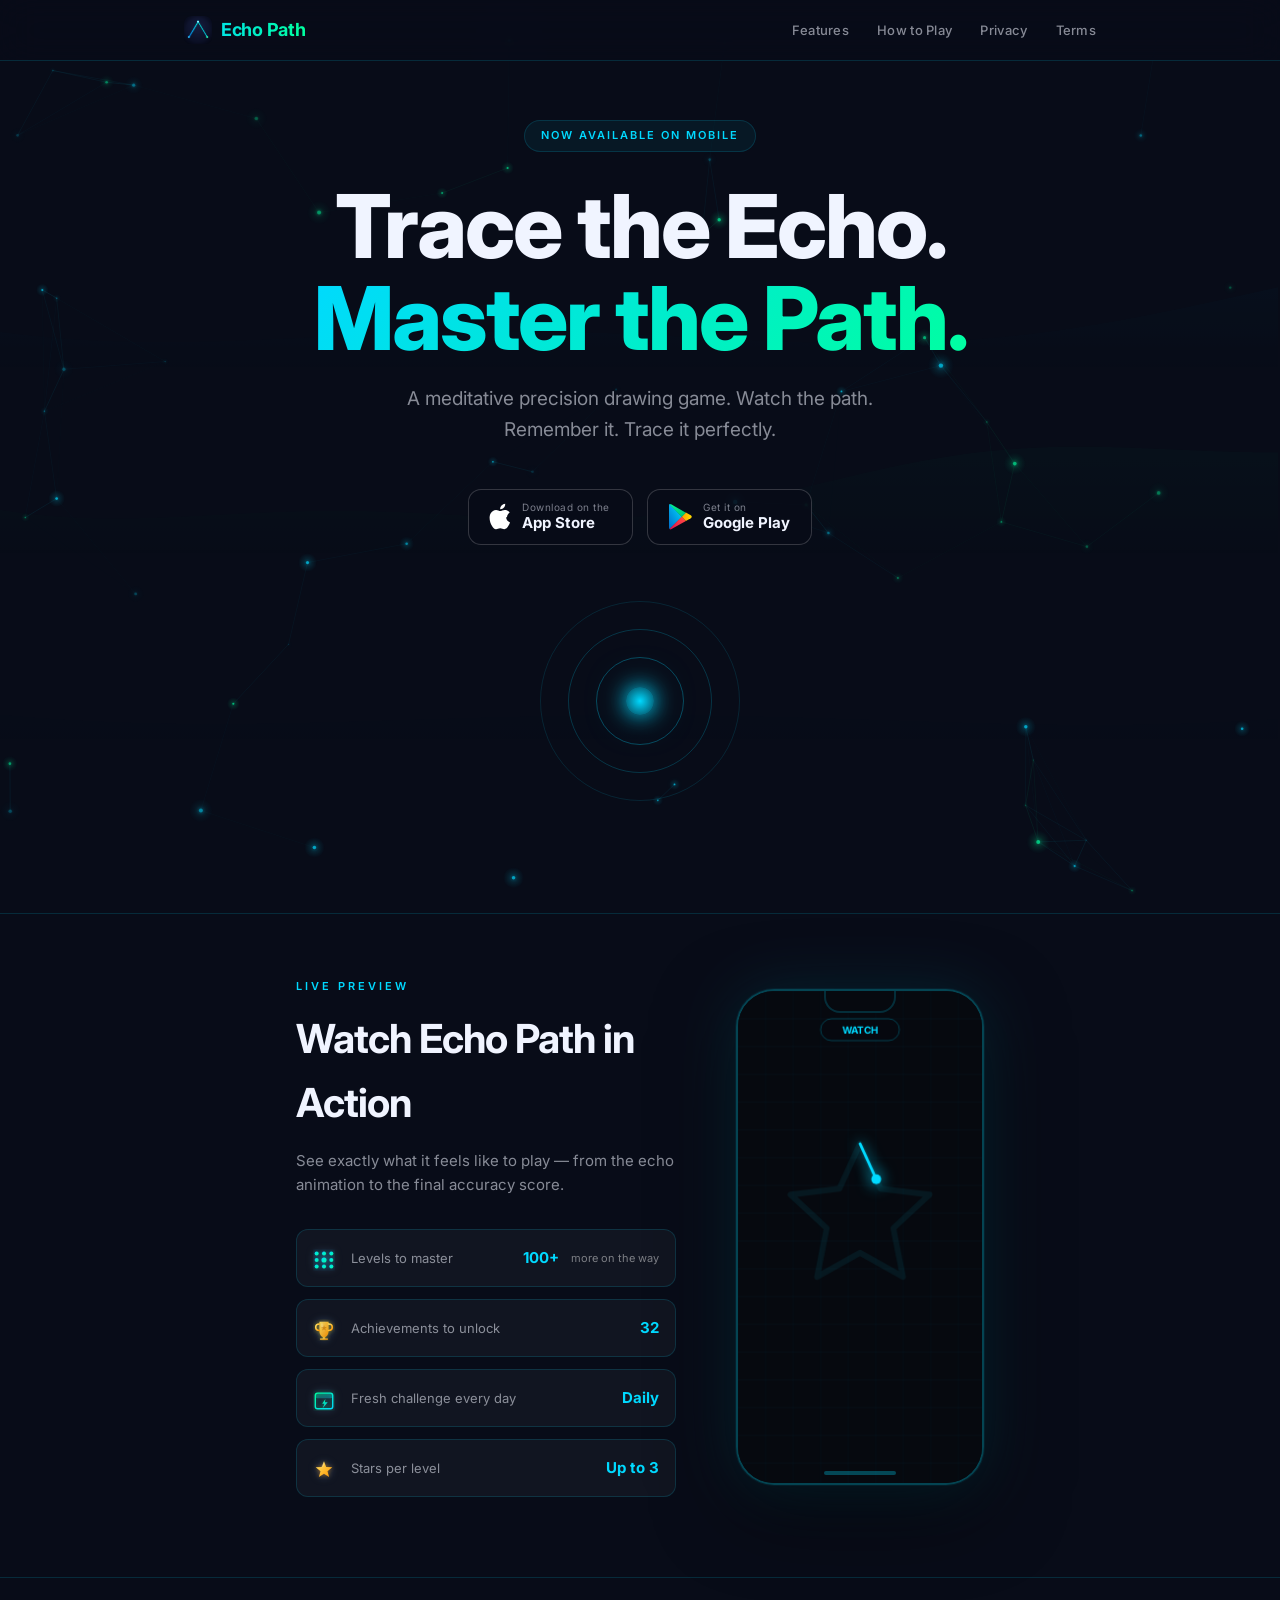
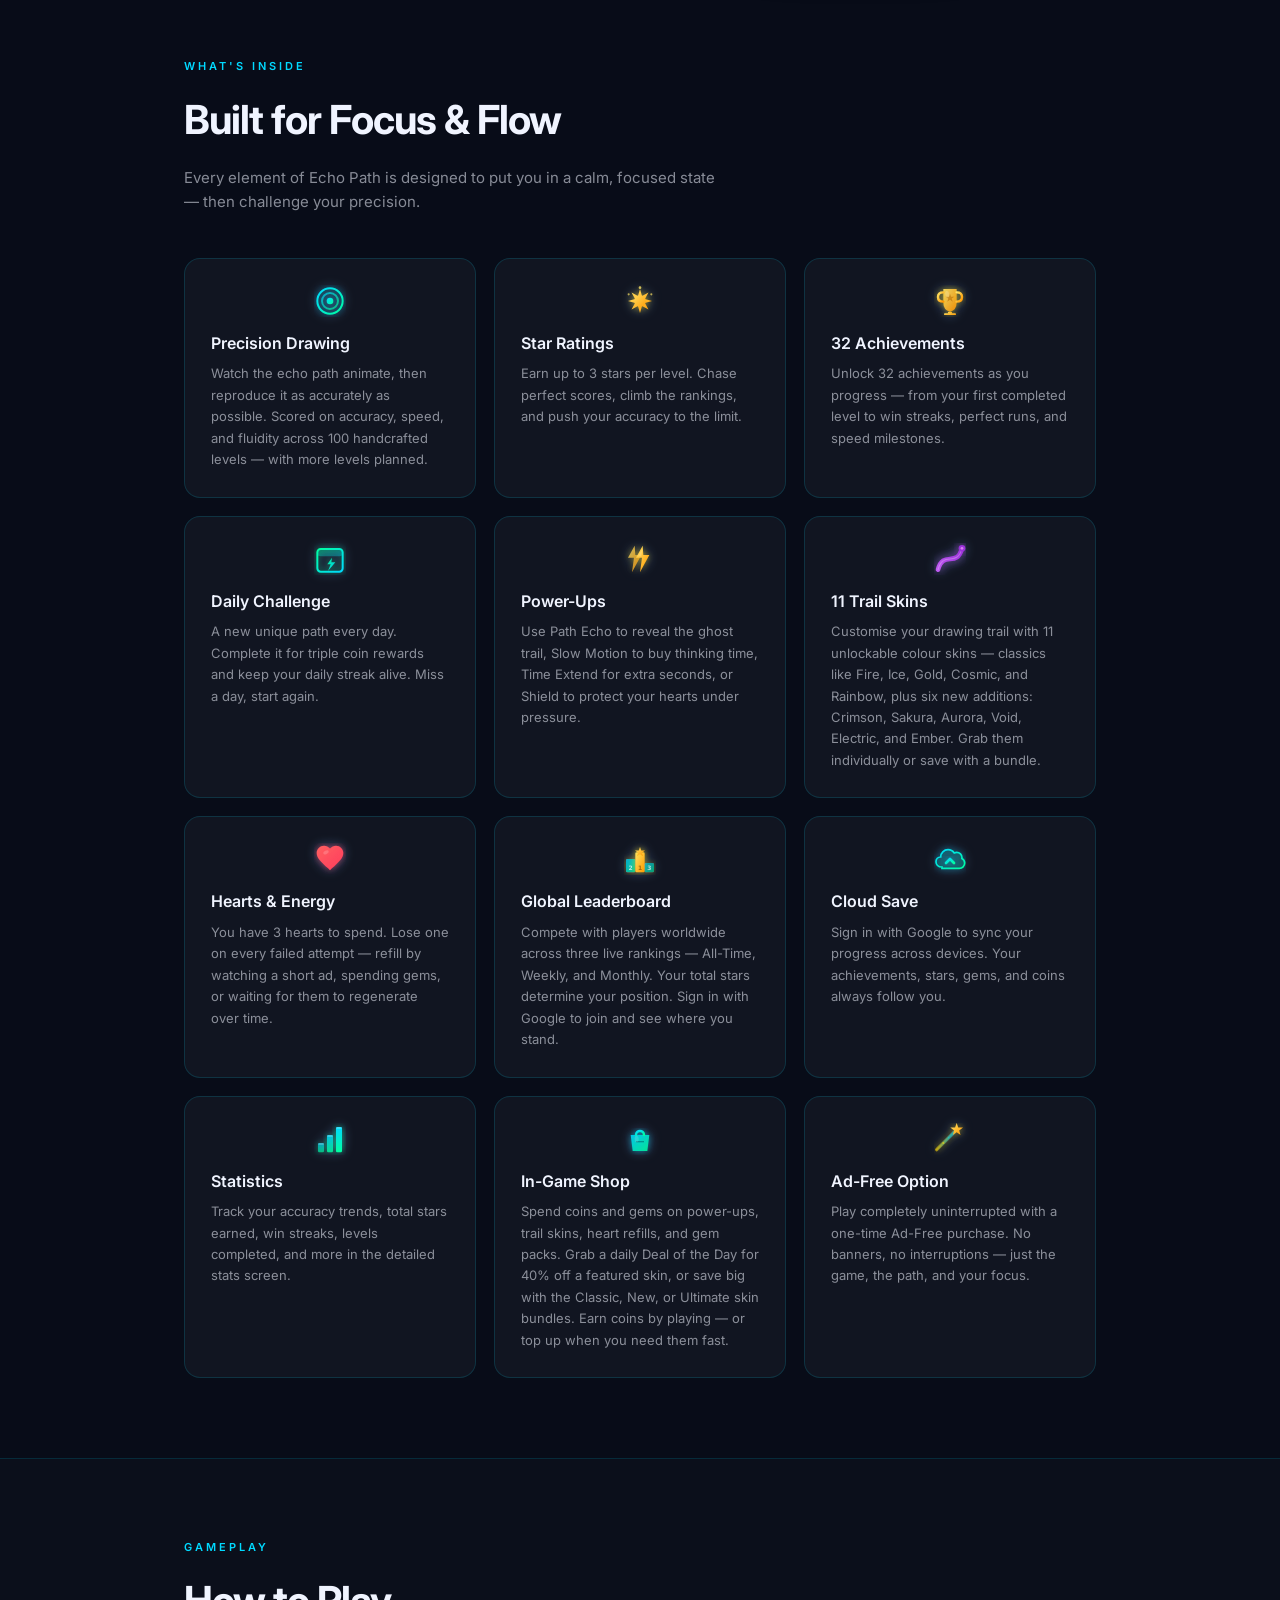
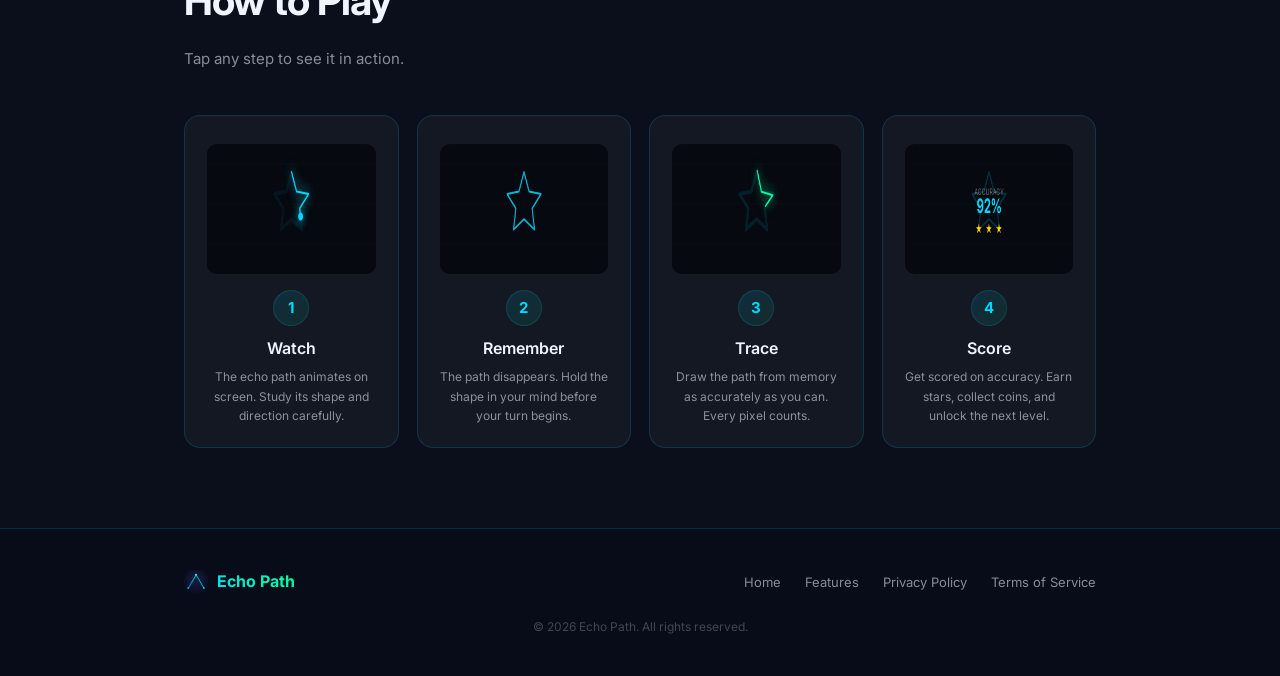
<file: index.html>
<!DOCTYPE html>
<html lang="en">
<head>
  <meta charset="UTF-8" />
  <meta name="viewport" content="width=device-width, initial-scale=1.0" />
  <title>Echo Path – Trace the Echo. Master the Path.</title>
  <meta name="description" content="Echo Path is a meditative mobile drawing game where you watch, memorise, and trace paths with precision. Available on iOS and Android." />
  <link rel="icon" type="image/png" sizes="32x32" href="icons/favicon-32.png" />
  <link rel="icon" type="image/png" sizes="16x16" href="icons/favicon-16.png" />
  <link rel="apple-touch-icon" sizes="192x192" href="icons/icon.png" />
  <link rel="preconnect" href="https://fonts.googleapis.com" />
  <link rel="preconnect" href="https://fonts.gstatic.com" crossorigin />
  <link href="https://fonts.googleapis.com/css2?family=Inter:wght@300;400;500;600;700;800&display=swap" rel="stylesheet" />
  <link rel="stylesheet" href="css/common.css" />
  <link rel="stylesheet" href="css/main.css" />
  <style>
    .feature-icon-img {
      width: 32px;
      height: 32px;
      display: block;
      margin: 0 auto 10px;
      filter: drop-shadow(0 0 6px rgba(120,180,255,0.4));
    }
    .preview-stat-icon-img {
      width: 22px;
      height: 22px;
      vertical-align: middle;
      margin-right: 4px;
      filter: drop-shadow(0 0 4px rgba(120,180,255,0.35));
    }
    .feature-badge {
      display: inline-block;
      font-size: 10px;
      font-weight: 700;
      letter-spacing: 0.08em;
      text-transform: uppercase;
      padding: 2px 8px;
      border-radius: 20px;
      margin-bottom: 8px;
      background: linear-gradient(135deg, rgba(120,180,255,0.18), rgba(80,120,220,0.12));
      border: 1px solid rgba(120,180,255,0.3);
      color: #7eb8ff;
    }
    .feature-badge.soon {
      background: linear-gradient(135deg, rgba(255,200,80,0.15), rgba(255,140,40,0.1));
      border-color: rgba(255,200,80,0.3);
      color: #ffc850;
    }
    .preview-stat-note {
      font-size: 11px;
      color: rgba(255,255,255,0.45);
      margin-top: 2px;
    }
  </style>
</head>
<body>

<canvas id="aurora-canvas"></canvas>
<canvas id="constellation-canvas"></canvas>

<!-- ── Nav ── -->
<nav>
  <div class="nav-inner">
    <a href="#home" class="nav-logo">
      <img src="icons/icon.png" alt="Echo Path" class="nav-logo-img" />
      Echo Path
    </a>
    <ul class="nav-links">
      <li><a href="#features">Features</a></li>
      <li><a href="#how-to-play">How to Play</a></li>
      <li><a href="privacy.html" target="_blank" rel="noopener">Privacy</a></li>
      <li><a href="terms.html" target="_blank" rel="noopener">Terms</a></li>
    </ul>
  </div>
</nav>

<!-- ── Hero ── -->
<section id="home">
  <div class="container">
    <div class="hero-content">
      <span class="hero-badge">Now Available on Mobile</span>
      <h1 class="hero-title">
        Trace the Echo.<br/>
        <span class="gradient">Master the Path.</span>
      </h1>
      <p class="hero-tagline">
        A meditative precision drawing game. Watch the path. Remember it. Trace it perfectly.
      </p>

      <div class="store-buttons">
        <a href="#" class="store-btn" id="appstore-btn">
          <div class="store-btn-icon">
            <svg width="22" height="27" viewBox="0 0 22 27" fill="none">
              <path fill="white" d="M18.04 14.3c-.03-3.22 2.63-4.77 2.75-4.84-1.5-2.19-3.83-2.49-4.66-2.52-1.99-.2-3.87 1.17-4.88 1.17-1 0-2.57-1.14-4.22-1.11-2.17.03-4.17 1.26-5.28 3.19C-.51 13.89.88 19.8 3.02 23.03c1.07 1.55 2.34 3.29 4.01 3.23 1.61-.07 2.22-1.04 4.17-1.04 1.94 0 2.49 1.04 4.19 1.01 1.73-.03 2.82-1.57 3.88-3.13a14 14 0 001.76-3.62 6.42 6.42 0 01-3.99-5.18zM14.93 4.56C15.77 3.55 16.33 2.16 16.17.7c-1.25.05-2.76.83-3.65 1.83-.8.9-1.5 2.34-1.31 3.72 1.38.1 2.8-.7 3.72-1.69z"/>
            </svg>
          </div>
          <div class="store-btn-text">
            <span class="store-btn-sub">Download on the</span>
            <span class="store-btn-name">App Store</span>
          </div>
        </a>

        <a href="#" class="store-btn" id="playstore-btn">
          <div class="store-btn-icon">
            <svg width="24" height="27" viewBox="0 0 24 27" fill="none">
              <path d="M1.5 1.07C1.18 1.42 1 1.96 1 2.67v21.66c0 .71.18 1.25.5 1.6l.08.08 12.13-12.13v-.28L1.58.99l-.08.08z" fill="url(#gp1)"/>
              <path d="M17.8 18.02l-4.09-4.09v-.28l4.09-4.09.09.05 4.85 2.75c1.38.79 1.38 2.07 0 2.86l-4.85 2.75-.09.05z" fill="url(#gp2)"/>
              <path d="M17.89 17.97L13.71 13.8 1.5 26.01c.46.48 1.2.54 2.05.06l14.34-8.1z" fill="url(#gp3)"/>
              <path d="M17.89 9.63L3.55 1.53C2.7 1.05 1.96 1.1 1.5 1.59l12.21 12.21 4.18-4.17z" fill="url(#gp4)"/>
              <defs>
                <linearGradient id="gp1" x1="13.28" y1="2.38" x2="-5.18" y2="13.8" gradientUnits="userSpaceOnUse">
                  <stop stop-color="#00D9FF"/><stop offset="1" stop-color="#0070CC"/>
                </linearGradient>
                <linearGradient id="gp2" x1="22.81" y1="13.8" x2="12.63" y2="13.8" gradientUnits="userSpaceOnUse">
                  <stop stop-color="#FFD700"/><stop offset="1" stop-color="#FF9500"/>
                </linearGradient>
                <linearGradient id="gp3" x1="15.44" y1="16.19" x2="1.05" y2="32.83" gradientUnits="userSpaceOnUse">
                  <stop stop-color="#FF4444"/><stop offset="1" stop-color="#CC0055"/>
                </linearGradient>
                <linearGradient id="gp4" x1="1.05" y1="-5.23" x2="15.44" y2="11.41" gradientUnits="userSpaceOnUse">
                  <stop stop-color="#00FF9F"/><stop offset="1" stop-color="#00CC77"/>
                </linearGradient>
              </defs>
            </svg>
          </div>
          <div class="store-btn-text">
            <span class="store-btn-sub">Get it on</span>
            <span class="store-btn-name">Google Play</span>
          </div>
        </a>
      </div>

      <div class="hero-visual">
        <div class="hero-ring"></div>
        <div class="hero-ring"></div>
        <div class="hero-ring"></div>
        <div class="hero-dot"></div>
      </div>
    </div>
  </div>
</section>

<hr class="divider" />

<!-- ── Gameplay Showcase ── -->
<section id="preview">
  <div class="container">
    <div class="preview-layout">

      <div class="preview-text">
        <span class="section-label">Live Preview</span>
        <h2 class="section-title">Watch Echo Path in Action</h2>
        <p class="section-sub" style="margin-bottom:0">See exactly what it feels like to play — from the echo animation to the final accuracy score.</p>
        <div class="preview-stats">
          <div class="preview-stat">
            <span class="preview-stat-icon"><img src="icons/ep-levels.svg" alt="" class="preview-stat-icon-img" /></span>
            <span class="preview-stat-label">Levels to master</span>
            <span class="preview-stat-value">100+</span>
            <span class="preview-stat-note">more on the way</span>
          </div>
          <div class="preview-stat">
            <span class="preview-stat-icon"><img src="icons/ep-achievements.svg" alt="" class="preview-stat-icon-img" /></span>
            <span class="preview-stat-label">Achievements to unlock</span>
            <span class="preview-stat-value">32</span>
          </div>
          <div class="preview-stat">
            <span class="preview-stat-icon"><img src="icons/ep-daily.svg" alt="" class="preview-stat-icon-img" /></span>
            <span class="preview-stat-label">Fresh challenge every day</span>
            <span class="preview-stat-value">Daily</span>
          </div>
          <div class="preview-stat">
            <span class="preview-stat-icon"><img src="icons/ep-star.svg" alt="" class="preview-stat-icon-img" /></span>
            <span class="preview-stat-label">Stars per level</span>
            <span class="preview-stat-value">Up to 3</span>
          </div>
        </div>
      </div>

      <div class="phone-wrap">
        <div class="phone-frame">
          <div class="phone-notch"></div>
          <canvas id="gameplay-canvas"></canvas>
          <div class="phone-home"></div>
        </div>
      </div>

    </div>
  </div>
</section>

<hr class="divider" />

<!-- ── Features ── -->
<section id="features">
  <div class="container">
    <span class="section-label">What's Inside</span>
    <h2 class="section-title">Built for Focus &amp; Flow</h2>
    <p class="section-sub">Every element of Echo Path is designed to put you in a calm, focused state — then challenge your precision.</p>
    <div class="features-grid">

      <div class="feature-card">
        <span class="feature-icon"><img src="icons/ep-target.svg" alt="" class="feature-icon-img" /></span>
        <div class="feature-title">Precision Drawing</div>
        <p class="feature-desc">Watch the echo path animate, then reproduce it as accurately as possible. Scored on accuracy, speed, and fluidity across 100 handcrafted levels — with more levels planned.</p>
      </div>

      <div class="feature-card">
        <span class="feature-icon"><img src="icons/ep-star-triple.svg" alt="" class="feature-icon-img" /></span>
        <div class="feature-title">Star Ratings</div>
        <p class="feature-desc">Earn up to 3 stars per level. Chase perfect scores, climb the rankings, and push your accuracy to the limit.</p>
      </div>

      <div class="feature-card">
        <span class="feature-icon"><img src="icons/ep-achievements.svg" alt="" class="feature-icon-img" /></span>
        <div class="feature-title">32 Achievements</div>
        <p class="feature-desc">Unlock 32 achievements as you progress — from your first completed level to win streaks, perfect runs, and speed milestones.</p>
      </div>

      <div class="feature-card">
        <span class="feature-icon"><img src="icons/ep-daily.svg" alt="" class="feature-icon-img" /></span>
        <div class="feature-title">Daily Challenge</div>
        <p class="feature-desc">A new unique path every day. Complete it for triple coin rewards and keep your daily streak alive. Miss a day, start again.</p>
      </div>

      <div class="feature-card">
        <span class="feature-icon"><img src="icons/ep-double-lightning.svg" alt="" class="feature-icon-img" /></span>
        <div class="feature-title">Power-Ups</div>
        <p class="feature-desc">Use Path Echo to reveal the ghost trail, Slow Motion to buy thinking time, Time Extend for extra seconds, or Shield to protect your hearts under pressure.</p>
      </div>

      <div class="feature-card">
        <span class="feature-icon"><img src="icons/ep-trail-cosmic.svg" alt="" class="feature-icon-img" /></span>
        <div class="feature-title">11 Trail Skins</div>
        <p class="feature-desc">Customise your drawing trail with 11 unlockable colour skins — classics like Fire, Ice, Gold, Cosmic, and Rainbow, plus six new additions: Crimson, Sakura, Aurora, Void, Electric, and Ember. Grab them individually or save with a bundle.</p>
      </div>

      <div class="feature-card">
        <span class="feature-icon"><img src="icons/ep-heart-life.svg" alt="" class="feature-icon-img" /></span>
        <div class="feature-title">Hearts &amp; Energy</div>
        <p class="feature-desc">You have 3 hearts to spend. Lose one on every failed attempt — refill by watching a short ad, spending gems, or waiting for them to regenerate over time.</p>
      </div>

      <div class="feature-card">
        <span class="feature-icon"><img src="icons/ep-leaderboard.svg" alt="" class="feature-icon-img" /></span>
        <div class="feature-title">Global Leaderboard</div>
        <p class="feature-desc">Compete with players worldwide across three live rankings — All-Time, Weekly, and Monthly. Your total stars determine your position. Sign in with Google to join and see where you stand.</p>
      </div>

      <div class="feature-card">
        <span class="feature-icon"><img src="icons/ep-cloud.svg" alt="" class="feature-icon-img" /></span>
        <div class="feature-title">Cloud Save</div>
        <p class="feature-desc">Sign in with Google to sync your progress across devices. Your achievements, stars, gems, and coins always follow you.</p>
      </div>

      <div class="feature-card">
        <span class="feature-icon"><img src="icons/ep-stats.svg" alt="" class="feature-icon-img" /></span>
        <div class="feature-title">Statistics</div>
        <p class="feature-desc">Track your accuracy trends, total stars earned, win streaks, levels completed, and more in the detailed stats screen.</p>
      </div>

      <div class="feature-card">
        <span class="feature-icon"><img src="icons/ep-shop.svg" alt="" class="feature-icon-img" /></span>
        <div class="feature-title">In-Game Shop</div>
        <p class="feature-desc">Spend coins and gems on power-ups, trail skins, heart refills, and gem packs. Grab a daily Deal of the Day for 40% off a featured skin, or save big with the Classic, New, or Ultimate skin bundles. Earn coins by playing — or top up when you need them fast.</p>
      </div>

      <div class="feature-card">
        <span class="feature-icon"><img src="icons/ep-shooting-star.svg" alt="" class="feature-icon-img" /></span>
        <div class="feature-title">Ad-Free Option</div>
        <p class="feature-desc">Play completely uninterrupted with a one-time Ad-Free purchase. No banners, no interruptions — just the game, the path, and your focus.</p>
      </div>

    </div>
  </div>
</section>

<hr class="divider" />

<!-- ── How to Play ── -->
<section id="how-to-play">
  <div class="container">
    <span class="section-label">Gameplay</span>
    <h2 class="section-title">How to Play</h2>
    <p class="section-sub">Tap any step to see it in action.</p>
    <div class="steps-grid">

      <div class="step-card" onclick="openModal('watch')">
        <div class="step-canvas-wrap">
          <canvas id="step-canvas-watch" width="300" height="130"></canvas>
          <div class="step-play-hint"><span>▶ WATCH</span></div>
        </div>
        <div class="step-number">1</div>
        <div class="step-title">Watch</div>
        <p class="step-desc">The echo path animates on screen. Study its shape and direction carefully.</p>
      </div>

      <div class="step-card" onclick="openModal('remember')">
        <div class="step-canvas-wrap">
          <canvas id="step-canvas-remember" width="300" height="130"></canvas>
          <div class="step-play-hint"><span>▶ WATCH</span></div>
        </div>
        <div class="step-number">2</div>
        <div class="step-title">Remember</div>
        <p class="step-desc">The path disappears. Hold the shape in your mind before your turn begins.</p>
      </div>

      <div class="step-card" onclick="openModal('trace')">
        <div class="step-canvas-wrap">
          <canvas id="step-canvas-trace" width="300" height="130"></canvas>
          <div class="step-play-hint"><span>▶ WATCH</span></div>
        </div>
        <div class="step-number">3</div>
        <div class="step-title">Trace</div>
        <p class="step-desc">Draw the path from memory as accurately as you can. Every pixel counts.</p>
      </div>

      <div class="step-card" onclick="openModal('score')">
        <div class="step-canvas-wrap">
          <canvas id="step-canvas-score" width="300" height="130"></canvas>
          <div class="step-play-hint"><span>▶ WATCH</span></div>
        </div>
        <div class="step-number">4</div>
        <div class="step-title">Score</div>
        <p class="step-desc">Get scored on accuracy. Earn stars, collect coins, and unlock the next level.</p>
      </div>

    </div>
  </div>
</section>

<!-- ── Modal ── -->
<div class="modal-overlay" id="step-modal" onclick="closeModalOnOverlay(event)">
  <div class="modal-box">
    <button class="modal-close" onclick="closeModal()">
      <svg width="12" height="12" viewBox="0 0 12 12" fill="none"><path d="M1 1l10 10M11 1L1 11" stroke="currentColor" stroke-width="1.8" stroke-linecap="round"/></svg>
    </button>
    <span class="modal-step-label" id="modal-label">Step 1</span>
    <h3 class="modal-title" id="modal-title">Watch</h3>
    <div class="modal-canvas-wrap">
      <canvas id="modal-canvas"></canvas>
    </div>
    <p class="modal-desc" id="modal-desc">Description here.</p>
  </div>
</div>

<!-- ── Footer ── -->
<footer>
  <div class="footer-inner">
    <div class="footer-logo">
      <img src="icons/icon.png" alt="Echo Path" class="footer-logo-img" />
      Echo Path
    </div>
    <ul class="footer-links">
      <li><a href="#home">Home</a></li>
      <li><a href="#features">Features</a></li>
      <li><a href="privacy.html" target="_blank" rel="noopener">Privacy Policy</a></li>
      <li><a href="terms.html" target="_blank" rel="noopener">Terms of Service</a></li>
    </ul>
    <p class="footer-copy">© 2026 Echo Path. All rights reserved.</p>
  </div>
</footer>

<script src="js/aurora.js"></script>
<script src="js/constellation.js"></script>
<script src="js/utils.js"></script>
<script src="js/gameplay.js"></script>
<script src="js/steps.js"></script>
<script src="js/modal.js"></script>

</body>
</html>
</file>
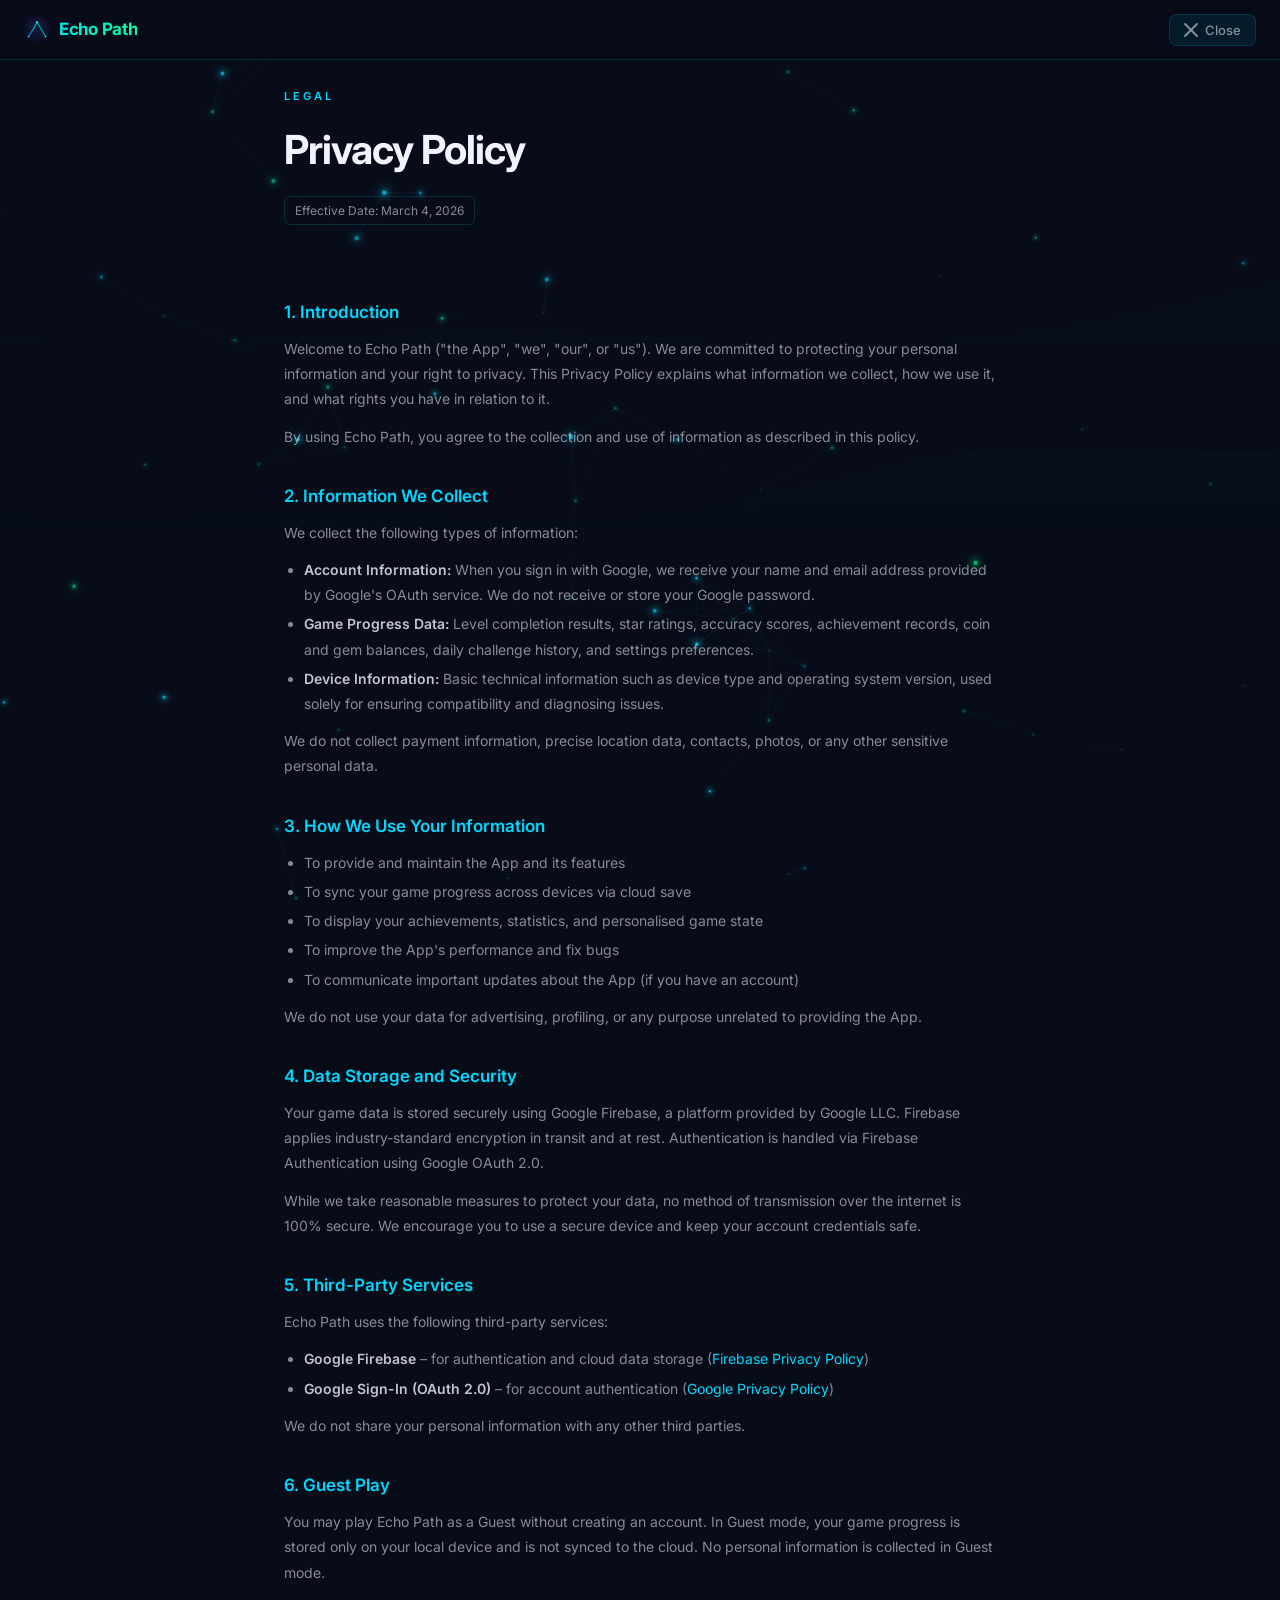
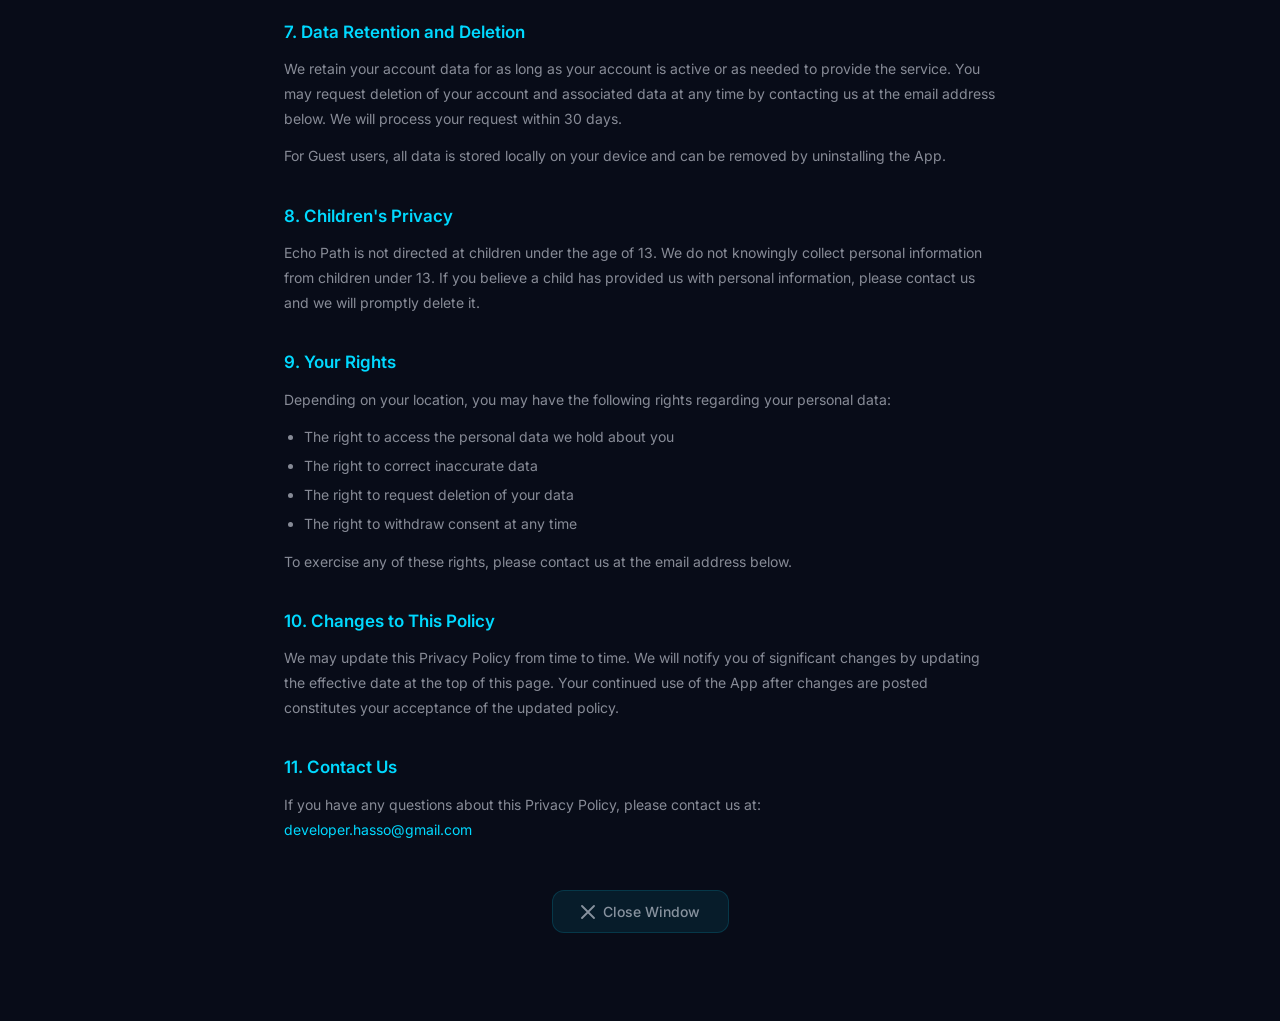
<file: privacy.html>
<!DOCTYPE html>
<html lang="en">
<head>
  <meta charset="UTF-8" />
  <meta name="viewport" content="width=device-width, initial-scale=1.0" />
  <title>Privacy Policy – Echo Path</title>
  <meta name="description" content="Echo Path Privacy Policy – how we collect, use, and protect your data." />
  <link rel="icon" type="image/png" sizes="32x32" href="icons/favicon-32.png" />
  <link rel="icon" type="image/png" sizes="16x16" href="icons/favicon-16.png" />
  <link rel="apple-touch-icon" sizes="192x192" href="icons/icon.png" />
  <link rel="preconnect" href="https://fonts.googleapis.com" />
  <link rel="preconnect" href="https://fonts.gstatic.com" crossorigin />
  <link href="https://fonts.googleapis.com/css2?family=Inter:wght@300;400;500;600;700;800&display=swap" rel="stylesheet" />
  <link rel="stylesheet" href="css/common.css" />
  <link rel="stylesheet" href="css/legal.css" />
</head>
<body>

<canvas id="aurora-canvas"></canvas>
<canvas id="constellation-canvas"></canvas>

<!-- Top bar -->
<div class="top-bar">
  <span class="top-logo">
    <img src="icons/icon.png" alt="Echo Path" class="top-logo-img" />
    Echo Path
  </span>
  <button class="close-btn" onclick="window.close()">
    <svg width="14" height="14" viewBox="0 0 14 14" fill="none">
      <path d="M1 1l12 12M13 1L1 13" stroke="currentColor" stroke-width="1.8" stroke-linecap="round"/>
    </svg>
    Close
  </button>
</div>

<!-- Content -->
<div class="page-wrap">
  <span class="section-label">Legal</span>
  <h1>Privacy Policy</h1>
  <span class="legal-date">Effective Date: March 4, 2026</span>

  <h3>1. Introduction</h3>
  <p>Welcome to Echo Path ("the App", "we", "our", or "us"). We are committed to protecting your personal information and your right to privacy. This Privacy Policy explains what information we collect, how we use it, and what rights you have in relation to it.</p>
  <p>By using Echo Path, you agree to the collection and use of information as described in this policy.</p>

  <h3>2. Information We Collect</h3>
  <p>We collect the following types of information:</p>
  <ul>
    <li><strong>Account Information:</strong> When you sign in with Google, we receive your name and email address provided by Google's OAuth service. We do not receive or store your Google password.</li>
    <li><strong>Game Progress Data:</strong> Level completion results, star ratings, accuracy scores, achievement records, coin and gem balances, daily challenge history, and settings preferences.</li>
    <li><strong>Device Information:</strong> Basic technical information such as device type and operating system version, used solely for ensuring compatibility and diagnosing issues.</li>
  </ul>
  <p>We do not collect payment information, precise location data, contacts, photos, or any other sensitive personal data.</p>

  <h3>3. How We Use Your Information</h3>
  <ul>
    <li>To provide and maintain the App and its features</li>
    <li>To sync your game progress across devices via cloud save</li>
    <li>To display your achievements, statistics, and personalised game state</li>
    <li>To improve the App's performance and fix bugs</li>
    <li>To communicate important updates about the App (if you have an account)</li>
  </ul>
  <p>We do not use your data for advertising, profiling, or any purpose unrelated to providing the App.</p>

  <h3>4. Data Storage and Security</h3>
  <p>Your game data is stored securely using Google Firebase, a platform provided by Google LLC. Firebase applies industry-standard encryption in transit and at rest. Authentication is handled via Firebase Authentication using Google OAuth 2.0.</p>
  <p>While we take reasonable measures to protect your data, no method of transmission over the internet is 100% secure. We encourage you to use a secure device and keep your account credentials safe.</p>

  <h3>5. Third-Party Services</h3>
  <p>Echo Path uses the following third-party services:</p>
  <ul>
    <li><strong>Google Firebase</strong> – for authentication and cloud data storage (<a href="https://firebase.google.com/support/privacy" target="_blank" rel="noopener">Firebase Privacy Policy</a>)</li>
    <li><strong>Google Sign-In (OAuth 2.0)</strong> – for account authentication (<a href="https://policies.google.com/privacy" target="_blank" rel="noopener">Google Privacy Policy</a>)</li>
  </ul>
  <p>We do not share your personal information with any other third parties.</p>

  <h3>6. Guest Play</h3>
  <p>You may play Echo Path as a Guest without creating an account. In Guest mode, your game progress is stored only on your local device and is not synced to the cloud. No personal information is collected in Guest mode.</p>

  <h3>7. Data Retention and Deletion</h3>
  <p>We retain your account data for as long as your account is active or as needed to provide the service. You may request deletion of your account and associated data at any time by contacting us at the email address below. We will process your request within 30 days.</p>
  <p>For Guest users, all data is stored locally on your device and can be removed by uninstalling the App.</p>

  <h3>8. Children's Privacy</h3>
  <p>Echo Path is not directed at children under the age of 13. We do not knowingly collect personal information from children under 13. If you believe a child has provided us with personal information, please contact us and we will promptly delete it.</p>

  <h3>9. Your Rights</h3>
  <p>Depending on your location, you may have the following rights regarding your personal data:</p>
  <ul>
    <li>The right to access the personal data we hold about you</li>
    <li>The right to correct inaccurate data</li>
    <li>The right to request deletion of your data</li>
    <li>The right to withdraw consent at any time</li>
  </ul>
  <p>To exercise any of these rights, please contact us at the email address below.</p>

  <h3>10. Changes to This Policy</h3>
  <p>We may update this Privacy Policy from time to time. We will notify you of significant changes by updating the effective date at the top of this page. Your continued use of the App after changes are posted constitutes your acceptance of the updated policy.</p>

  <h3>11. Contact Us</h3>
  <p>If you have any questions about this Privacy Policy, please contact us at:<br/>
  <a href="mailto:developer.hasso@gmail.com">developer.hasso@gmail.com</a></p>

  <div class="bottom-close">
    <button class="bottom-close-btn" onclick="window.close()">
      <svg width="14" height="14" viewBox="0 0 14 14" fill="none">
        <path d="M1 1l12 12M13 1L1 13" stroke="currentColor" stroke-width="1.8" stroke-linecap="round"/>
      </svg>
      Close Window
    </button>
  </div>
</div>

<script src="js/aurora.js"></script>
<script src="js/constellation.js"></script>

</body>
</html>
</file>
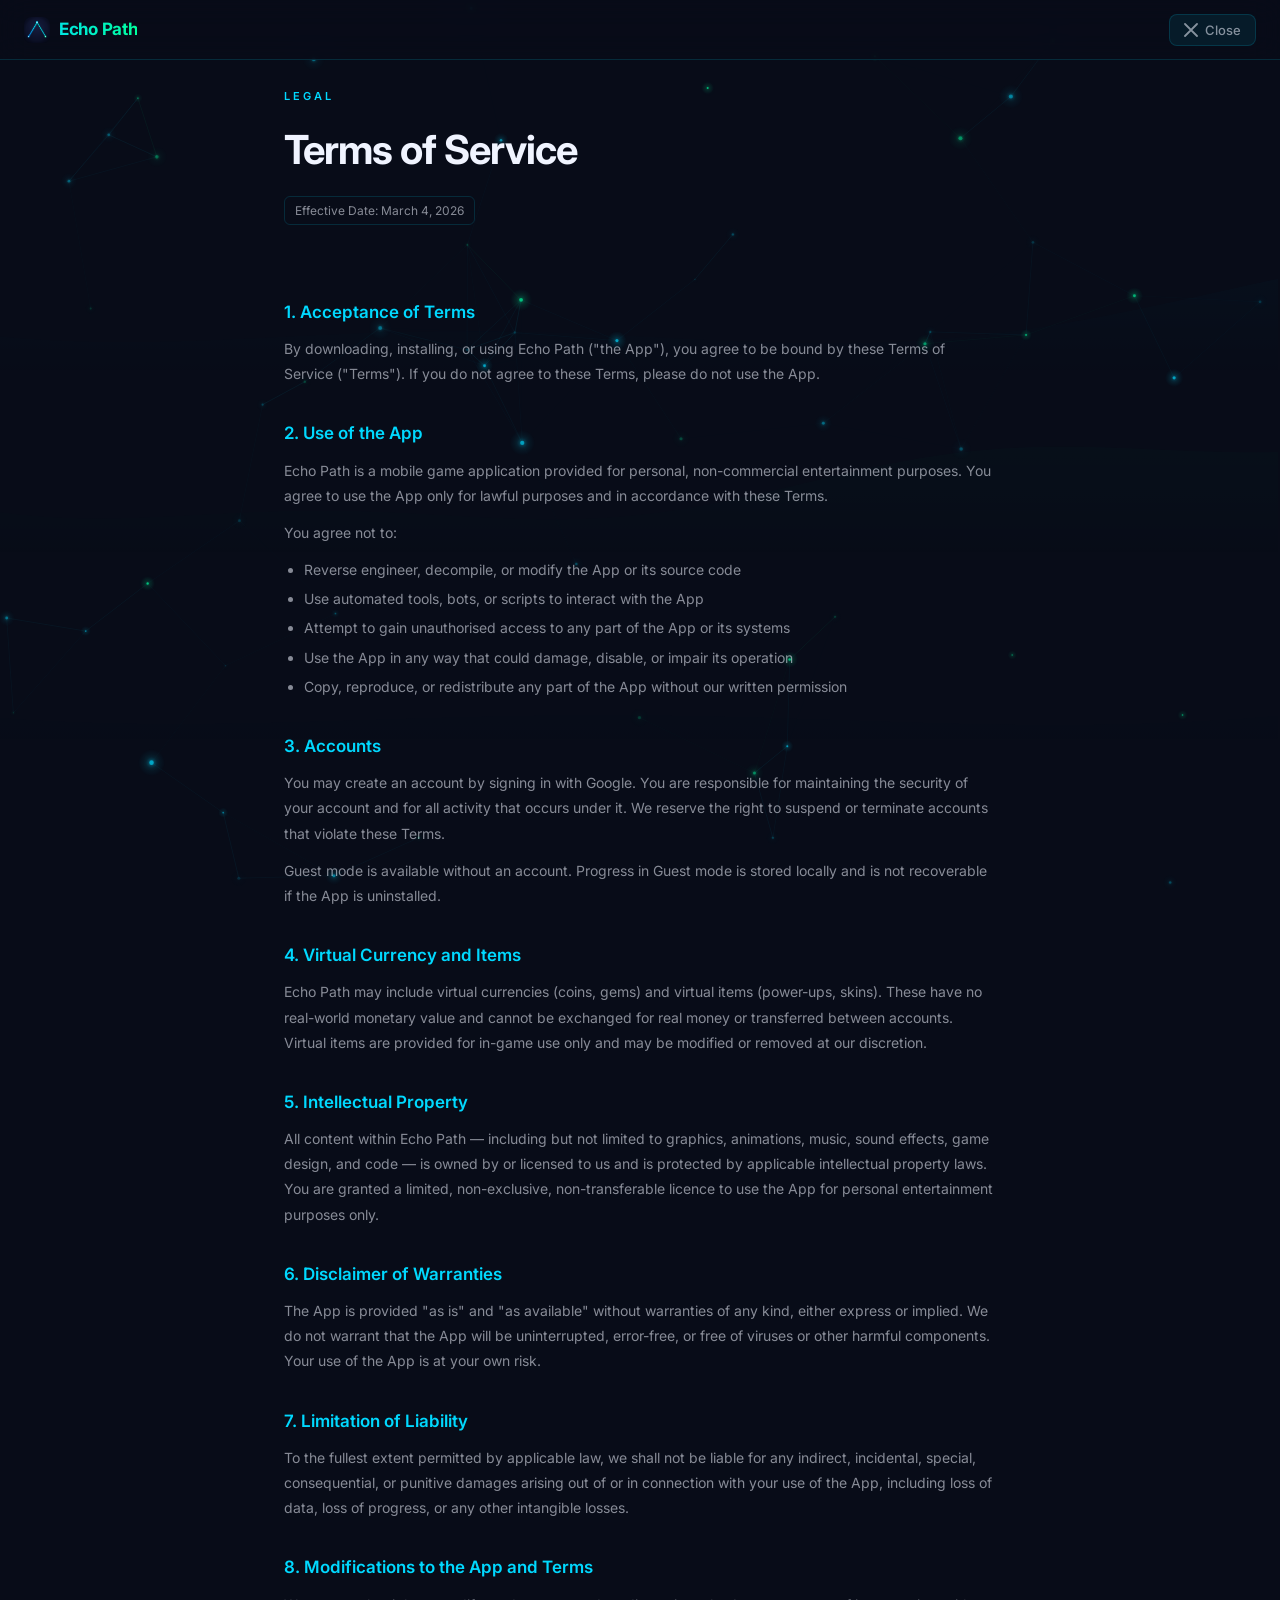
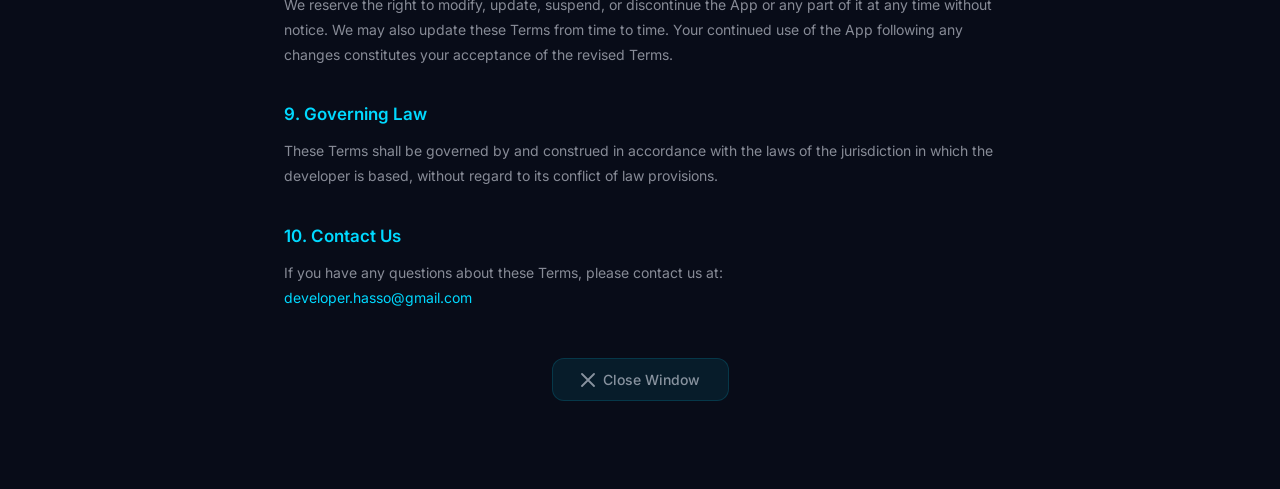
<file: terms.html>
<!DOCTYPE html>
<html lang="en">
<head>
  <meta charset="UTF-8" />
  <meta name="viewport" content="width=device-width, initial-scale=1.0" />
  <title>Terms of Service – Echo Path</title>
  <meta name="description" content="Echo Path Terms of Service – the rules and guidelines for using the app." />
  <link rel="icon" type="image/png" sizes="32x32" href="icons/favicon-32.png" />
  <link rel="icon" type="image/png" sizes="16x16" href="icons/favicon-16.png" />
  <link rel="apple-touch-icon" sizes="192x192" href="icons/icon.png" />
  <link rel="preconnect" href="https://fonts.googleapis.com" />
  <link rel="preconnect" href="https://fonts.gstatic.com" crossorigin />
  <link href="https://fonts.googleapis.com/css2?family=Inter:wght@300;400;500;600;700;800&display=swap" rel="stylesheet" />
  <link rel="stylesheet" href="css/common.css" />
  <link rel="stylesheet" href="css/legal.css" />
</head>
<body>

<canvas id="aurora-canvas"></canvas>
<canvas id="constellation-canvas"></canvas>

<!-- Top bar -->
<div class="top-bar">
  <span class="top-logo">
    <img src="icons/icon.png" alt="Echo Path" class="top-logo-img" />
    Echo Path
  </span>
  <button class="close-btn" onclick="window.close()">
    <svg width="14" height="14" viewBox="0 0 14 14" fill="none">
      <path d="M1 1l12 12M13 1L1 13" stroke="currentColor" stroke-width="1.8" stroke-linecap="round"/>
    </svg>
    Close
  </button>
</div>

<!-- Content -->
<div class="page-wrap">
  <span class="section-label">Legal</span>
  <h1>Terms of Service</h1>
  <span class="legal-date">Effective Date: March 4, 2026</span>

  <h3>1. Acceptance of Terms</h3>
  <p>By downloading, installing, or using Echo Path ("the App"), you agree to be bound by these Terms of Service ("Terms"). If you do not agree to these Terms, please do not use the App.</p>

  <h3>2. Use of the App</h3>
  <p>Echo Path is a mobile game application provided for personal, non-commercial entertainment purposes. You agree to use the App only for lawful purposes and in accordance with these Terms.</p>
  <p>You agree not to:</p>
  <ul>
    <li>Reverse engineer, decompile, or modify the App or its source code</li>
    <li>Use automated tools, bots, or scripts to interact with the App</li>
    <li>Attempt to gain unauthorised access to any part of the App or its systems</li>
    <li>Use the App in any way that could damage, disable, or impair its operation</li>
    <li>Copy, reproduce, or redistribute any part of the App without our written permission</li>
  </ul>

  <h3>3. Accounts</h3>
  <p>You may create an account by signing in with Google. You are responsible for maintaining the security of your account and for all activity that occurs under it. We reserve the right to suspend or terminate accounts that violate these Terms.</p>
  <p>Guest mode is available without an account. Progress in Guest mode is stored locally and is not recoverable if the App is uninstalled.</p>

  <h3>4. Virtual Currency and Items</h3>
  <p>Echo Path may include virtual currencies (coins, gems) and virtual items (power-ups, skins). These have no real-world monetary value and cannot be exchanged for real money or transferred between accounts. Virtual items are provided for in-game use only and may be modified or removed at our discretion.</p>

  <h3>5. Intellectual Property</h3>
  <p>All content within Echo Path — including but not limited to graphics, animations, music, sound effects, game design, and code — is owned by or licensed to us and is protected by applicable intellectual property laws. You are granted a limited, non-exclusive, non-transferable licence to use the App for personal entertainment purposes only.</p>

  <h3>6. Disclaimer of Warranties</h3>
  <p>The App is provided "as is" and "as available" without warranties of any kind, either express or implied. We do not warrant that the App will be uninterrupted, error-free, or free of viruses or other harmful components. Your use of the App is at your own risk.</p>

  <h3>7. Limitation of Liability</h3>
  <p>To the fullest extent permitted by applicable law, we shall not be liable for any indirect, incidental, special, consequential, or punitive damages arising out of or in connection with your use of the App, including loss of data, loss of progress, or any other intangible losses.</p>

  <h3>8. Modifications to the App and Terms</h3>
  <p>We reserve the right to modify, update, suspend, or discontinue the App or any part of it at any time without notice. We may also update these Terms from time to time. Your continued use of the App following any changes constitutes your acceptance of the revised Terms.</p>

  <h3>9. Governing Law</h3>
  <p>These Terms shall be governed by and construed in accordance with the laws of the jurisdiction in which the developer is based, without regard to its conflict of law provisions.</p>

  <h3>10. Contact Us</h3>
  <p>If you have any questions about these Terms, please contact us at:<br/>
  <a href="mailto:developer.hasso@gmail.com">developer.hasso@gmail.com</a></p>

  <div class="bottom-close">
    <button class="bottom-close-btn" onclick="window.close()">
      <svg width="14" height="14" viewBox="0 0 14 14" fill="none">
        <path d="M1 1l12 12M13 1L1 13" stroke="currentColor" stroke-width="1.8" stroke-linecap="round"/>
      </svg>
      Close Window
    </button>
  </div>
</div>

<script src="js/aurora.js"></script>
<script src="js/constellation.js"></script>

</body>
</html>
</file>
<file: css/common.css>
/* ═══════════════════════════════════════════════════════
   COMMON — shared across all pages
═══════════════════════════════════════════════════════ */

*, *::before, *::after { box-sizing: border-box; margin: 0; padding: 0; }

:root {
  --cyan:   #00D9FF;
  --green:  #00FF9F;
  --bg:     #080c18;
  --card:   rgba(255,255,255,0.04);
  --border: rgba(0,217,255,0.15);
  --text:   #F0F4FF;
  --muted:  rgba(240,244,255,0.55);
  --radius: 16px;
}

html { scroll-behavior: smooth; }

body {
  font-family: 'Inter', sans-serif;
  background: var(--bg);
  color: var(--text);
  line-height: 1.6;
  overflow-x: hidden;
}

/* ── Scrollbar ── */
::-webkit-scrollbar               { width: 6px; }
::-webkit-scrollbar-track         { background: #06090f; }
::-webkit-scrollbar-thumb         { background: linear-gradient(180deg, var(--cyan), var(--green)); border-radius: 3px; }
::-webkit-scrollbar-thumb:hover   { background: linear-gradient(180deg, var(--green), var(--cyan)); }
html                               { scrollbar-width: thin; scrollbar-color: var(--cyan) #06090f; }

/* ── Background Canvases ── */
#aurora-canvas {
  position: fixed; inset: 0; width: 100%; height: 100%;
  pointer-events: none; z-index: 0; opacity: 0.65;
}
#constellation-canvas {
  position: fixed; inset: 0; width: 100%; height: 100%;
  pointer-events: none; z-index: 0; opacity: 1;
}
</file>
<file: css/main.css>
/* ═══════════════════════════════════════════════════════
   MAIN — index.html specific styles
═══════════════════════════════════════════════════════ */

/* ── Layout ── */
.container { max-width: 960px; margin: 0 auto; padding: 0 24px; position: relative; z-index: 1; }
section { padding: 80px 0; }
.divider { border: none; border-top: 1px solid var(--border); margin: 0; position: relative; z-index: 1; }

/* ── Nav ── */
nav {
  position: fixed; top: 0; left: 0; right: 0; z-index: 100;
  background: rgba(8,12,24,0.88); backdrop-filter: blur(18px);
  border-bottom: 1px solid var(--border);
}
.nav-inner {
  max-width: 960px; margin: 0 auto; padding: 0 24px;
  height: 60px; display: flex; align-items: center; justify-content: space-between;
}
.nav-logo {
  display: flex; align-items: center; gap: 9px;
  text-decoration: none;
  font-size: 18px; font-weight: 700; letter-spacing: -0.3px;
  background: linear-gradient(90deg, var(--cyan), var(--green));
  -webkit-background-clip: text; -webkit-text-fill-color: transparent;
}
.nav-logo-img { width: 28px; height: 28px; border-radius: 7px; flex-shrink: 0; display: block; }
.nav-links { display: flex; gap: 28px; list-style: none; }
.nav-links a { color: var(--muted); text-decoration: none; font-size: 13px; font-weight: 500; letter-spacing: 0.3px; transition: color 0.2s; }
.nav-links a:hover { color: var(--cyan); }

/* ── Hero ── */
#home { min-height: 100vh; display: flex; align-items: center; padding-top: 60px; }
.hero-content { text-align: center; width: 100%; padding: 60px 0 32px; }
.hero-badge {
  display: inline-block; padding: 6px 16px;
  border: 1px solid var(--border); border-radius: 100px;
  font-size: 11px; font-weight: 600; letter-spacing: 2px; text-transform: uppercase;
  color: var(--cyan); margin-bottom: 28px; background: rgba(0,217,255,0.06);
}
.hero-title { font-size: clamp(46px, 8vw, 88px); font-weight: 800; line-height: 1.05; letter-spacing: -2px; margin-bottom: 20px; }
.hero-title .gradient { background: linear-gradient(135deg, var(--cyan), var(--green)); -webkit-background-clip: text; -webkit-text-fill-color: transparent; }
.hero-tagline { font-size: clamp(15px, 2.2vw, 19px); color: var(--muted); max-width: 480px; margin: 0 auto 44px; }

/* Store Badges */
.store-buttons { display: flex; gap: 14px; justify-content: center; flex-wrap: wrap; margin-bottom: 56px; }
.store-btn {
  display: flex; align-items: center; gap: 11px;
  padding: 11px 20px; border-radius: 13px; text-decoration: none;
  background: rgba(8,12,24,0.9); border: 1.5px solid rgba(255,255,255,0.18);
  transition: all 0.25s; min-width: 165px;
}
.store-btn:hover { border-color: var(--cyan); background: rgba(0,217,255,0.07); transform: translateY(-2px); box-shadow: 0 8px 28px rgba(0,217,255,0.12); }
.store-btn-icon { flex-shrink: 0; display: flex; align-items: center; justify-content: center; }
.store-btn-text { text-align: left; }
.store-btn-sub  { display: block; font-size: 10px; color: rgba(240,244,255,0.5); font-weight: 400; letter-spacing: 0.5px; line-height: 1.2; }
.store-btn-name { display: block; font-size: 15px; font-weight: 700; color: var(--text); line-height: 1.3; }

/* Hero rings */
.hero-visual { width: 200px; height: 200px; margin: 0 auto; position: relative; }
.hero-ring { position: absolute; border-radius: 50%; border: 1px solid; top: 50%; left: 50%; transform: translate(-50%,-50%); animation: ringPulse 3s ease-in-out infinite; }
.hero-ring:nth-child(1) { width: 200px; height: 200px; border-color: rgba(0,217,255,0.12); animation-delay: 0s; }
.hero-ring:nth-child(2) { width: 144px; height: 144px; border-color: rgba(0,217,255,0.20); animation-delay: 0.6s; }
.hero-ring:nth-child(3) { width:  88px; height:  88px; border-color: rgba(0,217,255,0.30); animation-delay: 1.2s; }
.hero-dot {
  position: absolute; top: 50%; left: 50%; transform: translate(-50%,-50%);
  width: 28px; height: 28px; border-radius: 50%;
  background: radial-gradient(circle, var(--cyan), rgba(0,217,255,0.25));
  box-shadow: 0 0 20px var(--cyan), 0 0 44px rgba(0,217,255,0.35);
  animation: dotGlow 2s ease-in-out infinite;
}
@keyframes ringPulse { 0%,100%{opacity:.35;transform:translate(-50%,-50%) scale(1)} 50%{opacity:.85;transform:translate(-50%,-50%) scale(1.05)} }
@keyframes dotGlow   { 0%,100%{box-shadow:0 0 18px var(--cyan),0 0 36px rgba(0,217,255,.3)} 50%{box-shadow:0 0 32px var(--cyan),0 0 64px rgba(0,217,255,.5)} }

/* ── Section Headers ── */
.section-label { display: block; font-size: 11px; font-weight: 600; letter-spacing: 3px; text-transform: uppercase; color: var(--cyan); margin-bottom: 12px; }
.section-title { font-size: clamp(26px, 3.8vw, 40px); font-weight: 700; letter-spacing: -1px; margin-bottom: 14px; }
.section-sub   { color: var(--muted); font-size: 15px; max-width: 540px; margin-bottom: 44px; }

/* ── Gameplay Showcase ── */
#preview { padding: 64px 0 80px; }
.preview-layout {
  display: flex; align-items: center; gap: 60px;
  flex-wrap: wrap; justify-content: center;
}
.preview-text { flex: 1; min-width: 260px; max-width: 380px; }
.preview-stats { display: flex; flex-direction: column; gap: 12px; margin-top: 32px; }
.preview-stat {
  display: flex; align-items: center; gap: 12px;
  padding: 12px 16px;
  background: var(--card); border: 1px solid var(--border); border-radius: 12px;
}
.preview-stat-icon  { font-size: 20px; flex-shrink: 0; }
.preview-stat-label { font-size: 13px; color: var(--muted); }
.preview-stat-value { font-size: 15px; font-weight: 700; color: var(--cyan); margin-left: auto; }

/* Phone Mockup */
.phone-wrap { flex-shrink: 0; display: flex; align-items: center; justify-content: center; }
.phone-frame {
  width: 248px; height: 496px;
  border: 2.5px solid rgba(0,217,255,0.28);
  border-radius: 38px;
  background: #06090f;
  position: relative; overflow: hidden;
  box-shadow: 0 0 0 1px rgba(0,217,255,0.06), 0 0 60px rgba(0,217,255,0.12), 0 24px 80px rgba(0,0,0,0.6);
}
.phone-notch {
  position: absolute; top: 0; left: 50%; transform: translateX(-50%);
  width: 72px; height: 22px;
  background: #06090f; border-radius: 0 0 16px 16px; z-index: 10;
  border: 2px solid rgba(0,217,255,0.18); border-top: none;
}
.phone-home {
  position: absolute; bottom: 8px; left: 50%; transform: translateX(-50%);
  width: 72px; height: 4px;
  background: rgba(0,217,255,0.3); border-radius: 2px; z-index: 10;
}
#gameplay-canvas { position: absolute; inset: 0; width: 100%; height: 100%; display: block; }

/* ── Features ── */
.features-grid { display: grid; grid-template-columns: repeat(auto-fit,minmax(250px,1fr)); gap: 18px; }
.feature-card {
  background: var(--card); border: 1px solid var(--border); border-radius: var(--radius); padding: 26px;
  transition: all 0.25s; cursor: default;
}
.feature-card:hover { border-color: rgba(0,217,255,0.32); background: rgba(0,217,255,0.04); transform: translateY(-3px); }
.feature-icon  { font-size: 30px; margin-bottom: 14px; display: block; }
.feature-title { font-size: 16px; font-weight: 600; margin-bottom: 7px; }
.feature-desc  { font-size: 13px; color: var(--muted); line-height: 1.65; }

/* ── How To Play ── */
#how-to-play { background: rgba(255,255,255,0.012); }
.steps-grid { display: grid; grid-template-columns: repeat(auto-fit,minmax(200px,1fr)); gap: 18px; }
.step-card {
  background: var(--card); border: 1px solid var(--border); border-radius: var(--radius);
  padding: 28px 22px 22px; text-align: center;
  cursor: pointer; transition: all 0.25s; position: relative; overflow: hidden;
}
.step-card::before {
  content: ''; position: absolute; inset: 0;
  background: linear-gradient(135deg, rgba(0,217,255,0.05), transparent);
  opacity: 0; transition: opacity 0.25s;
}
.step-card:hover { border-color: var(--cyan); transform: translateY(-4px); box-shadow: 0 12px 40px rgba(0,217,255,0.12); }
.step-card:hover::before { opacity: 1; }
.step-canvas-wrap {
  width: 100%; height: 130px; border-radius: 10px; overflow: hidden;
  background: rgba(0,0,0,0.4); margin-bottom: 16px; position: relative;
}
.step-canvas-wrap canvas { width: 100%; height: 100%; display: block; }
.step-play-hint {
  position: absolute; inset: 0; display: flex; align-items: center; justify-content: center;
  background: rgba(0,0,0,0.3); border-radius: 10px;
  opacity: 0; transition: opacity 0.2s;
}
.step-card:hover .step-play-hint { opacity: 1; }
.step-play-hint span {
  background: rgba(0,217,255,0.15); border: 1px solid var(--cyan);
  border-radius: 20px; padding: 5px 14px;
  font-size: 11px; font-weight: 600; color: var(--cyan); letter-spacing: 1px;
}
.step-number {
  width: 36px; height: 36px; border-radius: 50%;
  background: linear-gradient(135deg, rgba(0,217,255,0.12), rgba(0,255,159,0.08));
  border: 1.5px solid var(--border);
  display: flex; align-items: center; justify-content: center;
  font-size: 15px; font-weight: 700; color: var(--cyan);
  margin: 0 auto 10px;
}
.step-title { font-size: 16px; font-weight: 600; margin-bottom: 6px; }
.step-desc  { font-size: 12px; color: var(--muted); line-height: 1.6; }

/* ── Modal ── */
.modal-overlay {
  position: fixed; inset: 0; z-index: 1000;
  background: rgba(4,7,16,0.92); backdrop-filter: blur(12px);
  display: flex; align-items: center; justify-content: center;
  opacity: 0; pointer-events: none; transition: opacity 0.25s;
}
.modal-overlay.open { opacity: 1; pointer-events: all; }
.modal-box {
  width: 90%; max-width: 520px;
  background: linear-gradient(145deg, rgba(13,18,37,0.98), rgba(8,12,24,0.98));
  border: 1.5px solid var(--border); border-radius: 24px;
  padding: 32px; position: relative;
  transform: translateY(20px); transition: transform 0.3s;
  box-shadow: 0 32px 96px rgba(0,0,0,0.7), 0 0 0 1px rgba(0,217,255,0.05);
}
.modal-overlay.open .modal-box { transform: translateY(0); }
.modal-close {
  position: absolute; top: 16px; right: 16px;
  width: 32px; height: 32px; border-radius: 50%;
  background: rgba(255,255,255,0.06); border: 1px solid var(--border);
  color: var(--muted); cursor: pointer; display: flex; align-items: center; justify-content: center;
  transition: all 0.2s; font-size: 14px;
}
.modal-close:hover { background: rgba(0,217,255,0.1); border-color: var(--cyan); color: var(--text); }
.modal-step-label {
  font-size: 10px; font-weight: 600; letter-spacing: 3px; text-transform: uppercase;
  color: var(--cyan); margin-bottom: 8px; display: block;
}
.modal-title { font-size: 22px; font-weight: 700; letter-spacing: -0.5px; margin-bottom: 20px; }
.modal-canvas-wrap {
  width: 100%; height: 260px; border-radius: 14px; overflow: hidden;
  background: #06090f; margin-bottom: 20px;
  border: 1px solid rgba(0,217,255,0.1);
}
#modal-canvas { width: 100%; height: 100%; display: block; }
.modal-desc { font-size: 14px; color: var(--muted); line-height: 1.75; }

/* ── Footer ── */
footer { border-top: 1px solid var(--border); padding: 40px 0; position: relative; z-index: 1; }
.footer-inner {
  max-width: 960px; margin: 0 auto; padding: 0 24px;
  display: flex; align-items: center; justify-content: space-between; flex-wrap: wrap; gap: 16px;
}
.footer-logo {
  display: flex; align-items: center; gap: 9px;
  font-size: 16px; font-weight: 700;
  background: linear-gradient(90deg, var(--cyan), var(--green));
  -webkit-background-clip: text; -webkit-text-fill-color: transparent;
}
.footer-logo-img { width: 24px; height: 24px; border-radius: 6px; flex-shrink: 0; display: block; }
.footer-links { display: flex; gap: 24px; list-style: none; }
.footer-links a { font-size: 13px; color: var(--muted); text-decoration: none; transition: color 0.2s; }
.footer-links a:hover { color: var(--cyan); }
.footer-copy { font-size: 12px; color: rgba(240,244,255,0.25); width: 100%; text-align: center; margin-top: 6px; }

/* ── Responsive ── */
@media (max-width: 640px) {
  section { padding: 56px 0; }
  .nav-links { display: none; }
  .store-buttons { flex-direction: column; align-items: center; }
  .preview-layout { gap: 40px; }
  .footer-inner { justify-content: center; text-align: center; }
  .footer-links { justify-content: center; }
}
</file>
<file: css/legal.css>
/* ═══════════════════════════════════════════════════════
   LEGAL — shared by privacy.html and terms.html
═══════════════════════════════════════════════════════ */

body { min-height: 100vh; }

/* Aurora slightly dimmer on legal pages */
#aurora-canvas { opacity: 0.55; }

/* ── Top bar — logo left, close button right ── */
.top-bar {
  position: fixed; top: 0; left: 0; right: 0; z-index: 100;
  background: rgba(8,12,24,0.88);
  backdrop-filter: blur(16px);
  border-bottom: 1px solid var(--border);
  height: 60px;
  display: flex; align-items: center; justify-content: space-between;
  padding: 0 24px;
}
.top-logo {
  display: flex; align-items: center; gap: 9px;
  font-size: 17px; font-weight: 700;
  background: linear-gradient(90deg, var(--cyan), var(--green));
  -webkit-background-clip: text; -webkit-text-fill-color: transparent;
  text-decoration: none; letter-spacing: -0.3px;
}
.top-logo-img { width: 26px; height: 26px; border-radius: 7px; flex-shrink: 0; display: block; }
.close-btn {
  display: flex; align-items: center; gap: 7px;
  background: rgba(0,217,255,0.08);
  border: 1px solid var(--border);
  border-radius: 8px;
  color: var(--muted);
  font-family: 'Inter', sans-serif;
  font-size: 13px; font-weight: 500;
  padding: 7px 14px;
  cursor: pointer;
  transition: all 0.2s;
}
.close-btn:hover {
  background: rgba(0,217,255,0.15);
  border-color: var(--cyan);
  color: var(--text);
}
.close-btn svg { flex-shrink: 0; }

/* ── Content ── */
.page-wrap {
  max-width: 760px; margin: 0 auto;
  padding: 88px 24px 72px;
  position: relative; z-index: 1;
}

.section-label {
  display: block; font-size: 11px; font-weight: 600;
  letter-spacing: 3px; text-transform: uppercase;
  color: var(--cyan); margin-bottom: 12px;
}
h1 {
  font-size: clamp(26px, 4vw, 40px); font-weight: 700;
  letter-spacing: -1px; margin-bottom: 14px;
}
.legal-date {
  display: inline-block; font-size: 12px; color: var(--muted);
  border: 1px solid var(--border); border-radius: 6px;
  padding: 4px 10px; margin-bottom: 40px;
}
h3 { font-size: 17px; font-weight: 600; color: var(--cyan); margin: 34px 0 10px; }
p  { font-size: 14px; color: var(--muted); margin-bottom: 12px; line-height: 1.8; }
ul { padding-left: 20px; margin-bottom: 12px; }
ul li { font-size: 14px; color: var(--muted); line-height: 1.8; margin-bottom: 4px; }
strong { color: rgba(240,244,255,0.8); font-weight: 600; }
a { color: var(--cyan); text-decoration: none; }
a:hover { text-decoration: underline; }

/* ── Bottom close button ── */
.bottom-close {
  display: flex; justify-content: center;
  margin-top: 48px; padding-bottom: 16px;
}
.bottom-close-btn {
  display: inline-flex; align-items: center; gap: 8px;
  padding: 12px 28px;
  background: rgba(0,217,255,0.08);
  border: 1.5px solid var(--border);
  border-radius: 12px;
  color: var(--muted);
  font-family: 'Inter', sans-serif;
  font-size: 14px; font-weight: 500;
  cursor: pointer;
  transition: all 0.2s;
}
.bottom-close-btn:hover {
  background: rgba(0,217,255,0.14);
  border-color: var(--cyan);
  color: var(--text);
}

@media (max-width: 600px) {
  .page-wrap { padding: 80px 18px 60px; }
}
</file>
